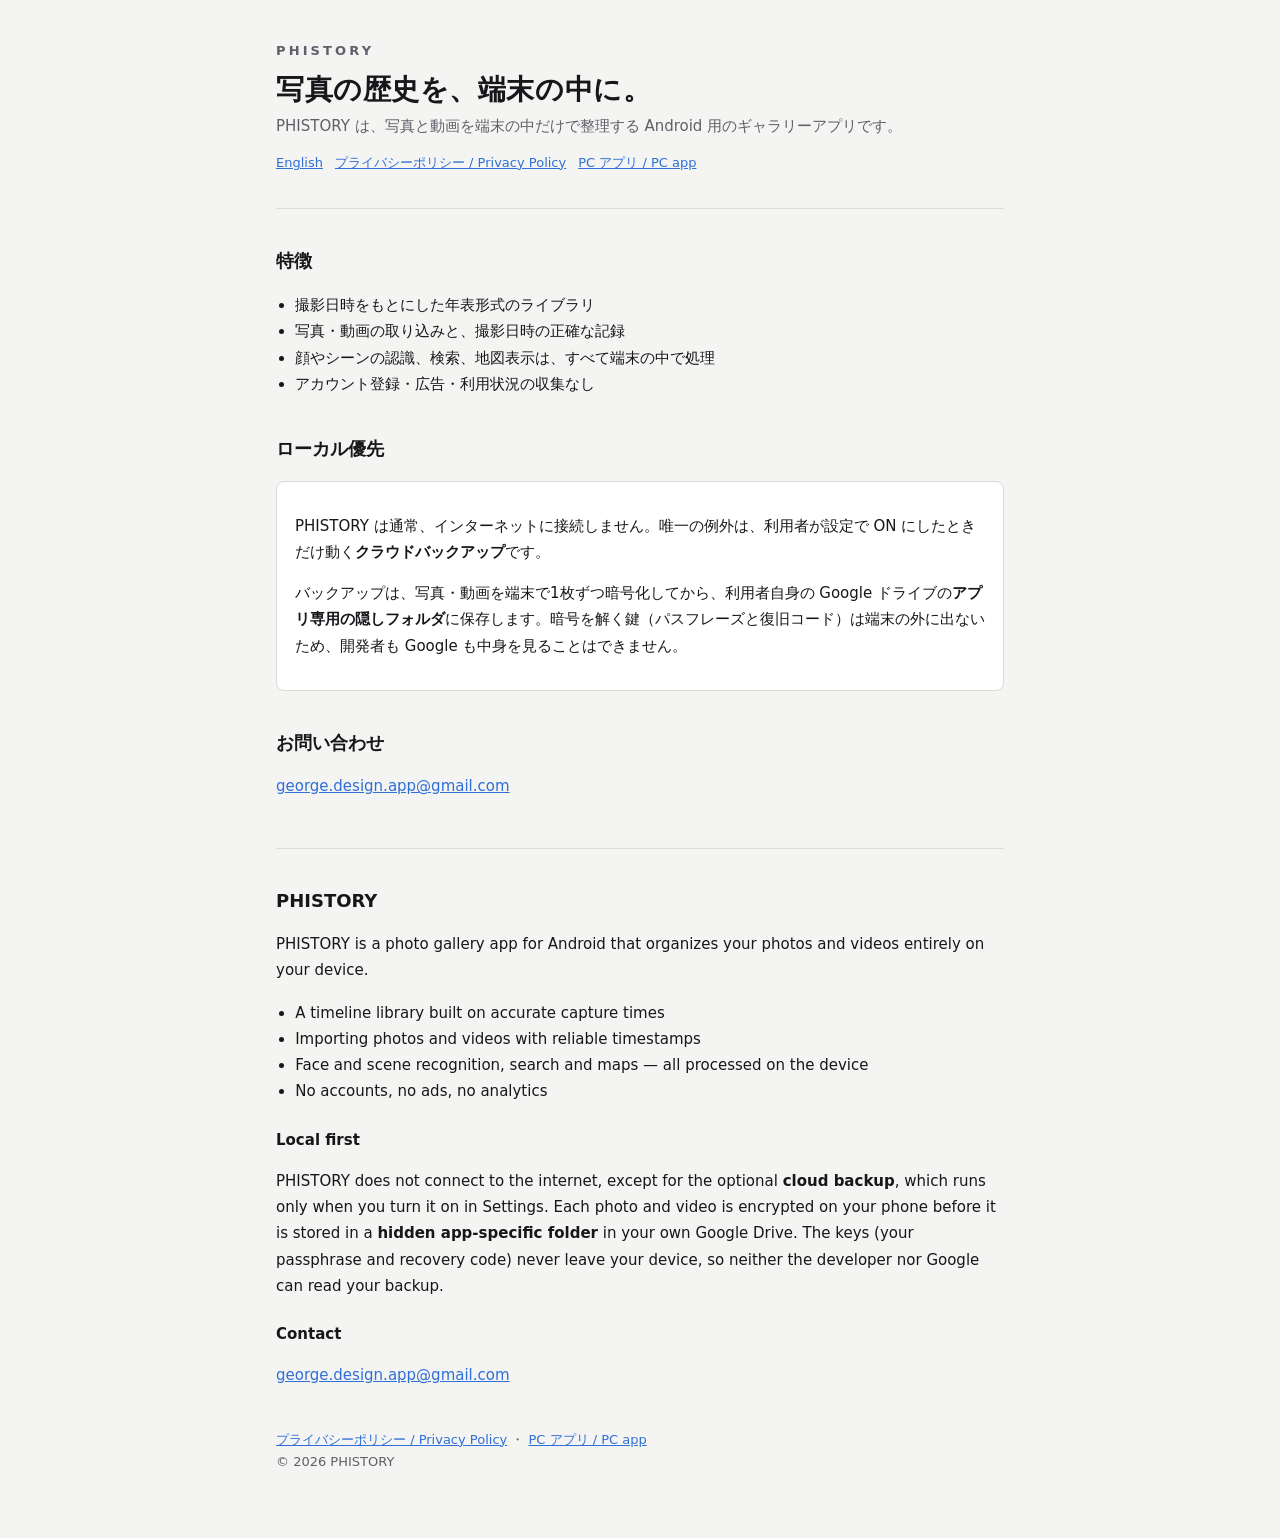
<file: index.html>
<!doctype html>
<html lang="ja">
<head>
<meta charset="utf-8">
<meta name="viewport" content="width=device-width, initial-scale=1">
<title>PHISTORY</title>
<meta name="description" content="PHISTORY — 端末の中で完結する Android 用の写真ギャラリー">
<link rel="stylesheet" href="style.css">
</head>
<body>
<main>
  <header>
    <div class="brand">PHISTORY</div>
    <h1>写真の歴史を、端末の中に。</h1>
    <p class="lead">PHISTORY は、写真と動画を端末の中だけで整理する Android 用のギャラリーアプリです。</p>
    <p class="lang"><a href="#en">English</a><a href="privacy.html">プライバシーポリシー / Privacy Policy</a><a href="pc.html">PC アプリ / PC app</a></p>
  </header>

  <h2>特徴</h2>
  <ul>
    <li>撮影日時をもとにした年表形式のライブラリ</li>
    <li>写真・動画の取り込みと、撮影日時の正確な記録</li>
    <li>顔やシーンの認識、検索、地図表示は、すべて端末の中で処理</li>
    <li>アカウント登録・広告・利用状況の収集なし</li>
  </ul>

  <h2>ローカル優先</h2>
  <div class="card">
    <p>PHISTORY は通常、インターネットに接続しません。唯一の例外は、利用者が設定で ON にしたときだけ動く<strong>クラウドバックアップ</strong>です。</p>
    <p>バックアップは、写真・動画を端末で1枚ずつ暗号化してから、利用者自身の Google ドライブの<strong>アプリ専用の隠しフォルダ</strong>に保存します。暗号を解く鍵（パスフレーズと復旧コード）は端末の外に出ないため、開発者も Google も中身を見ることはできません。</p>
  </div>

  <h2>お問い合わせ</h2>
  <p><a href="mailto:george.design.app@gmail.com">george.design.app@gmail.com</a></p>

  <hr id="en">

  <h2>PHISTORY</h2>
  <p>PHISTORY is a photo gallery app for Android that organizes your photos and videos entirely on your device.</p>
  <ul>
    <li>A timeline library built on accurate capture times</li>
    <li>Importing photos and videos with reliable timestamps</li>
    <li>Face and scene recognition, search and maps — all processed on the device</li>
    <li>No accounts, no ads, no analytics</li>
  </ul>
  <h3>Local first</h3>
  <p>PHISTORY does not connect to the internet, except for the optional <strong>cloud backup</strong>, which runs only when you turn it on in Settings. Each photo and video is encrypted on your phone before it is stored in a <strong>hidden app-specific folder</strong> in your own Google Drive. The keys (your passphrase and recovery code) never leave your device, so neither the developer nor Google can read your backup.</p>
  <h3>Contact</h3>
  <p><a href="mailto:george.design.app@gmail.com">george.design.app@gmail.com</a></p>

  <footer>
    <a href="privacy.html">プライバシーポリシー / Privacy Policy</a> ・ <a href="pc.html">PC アプリ / PC app</a><br>
    © 2026 PHISTORY
  </footer>
</main>
</body>
</html>
</file>
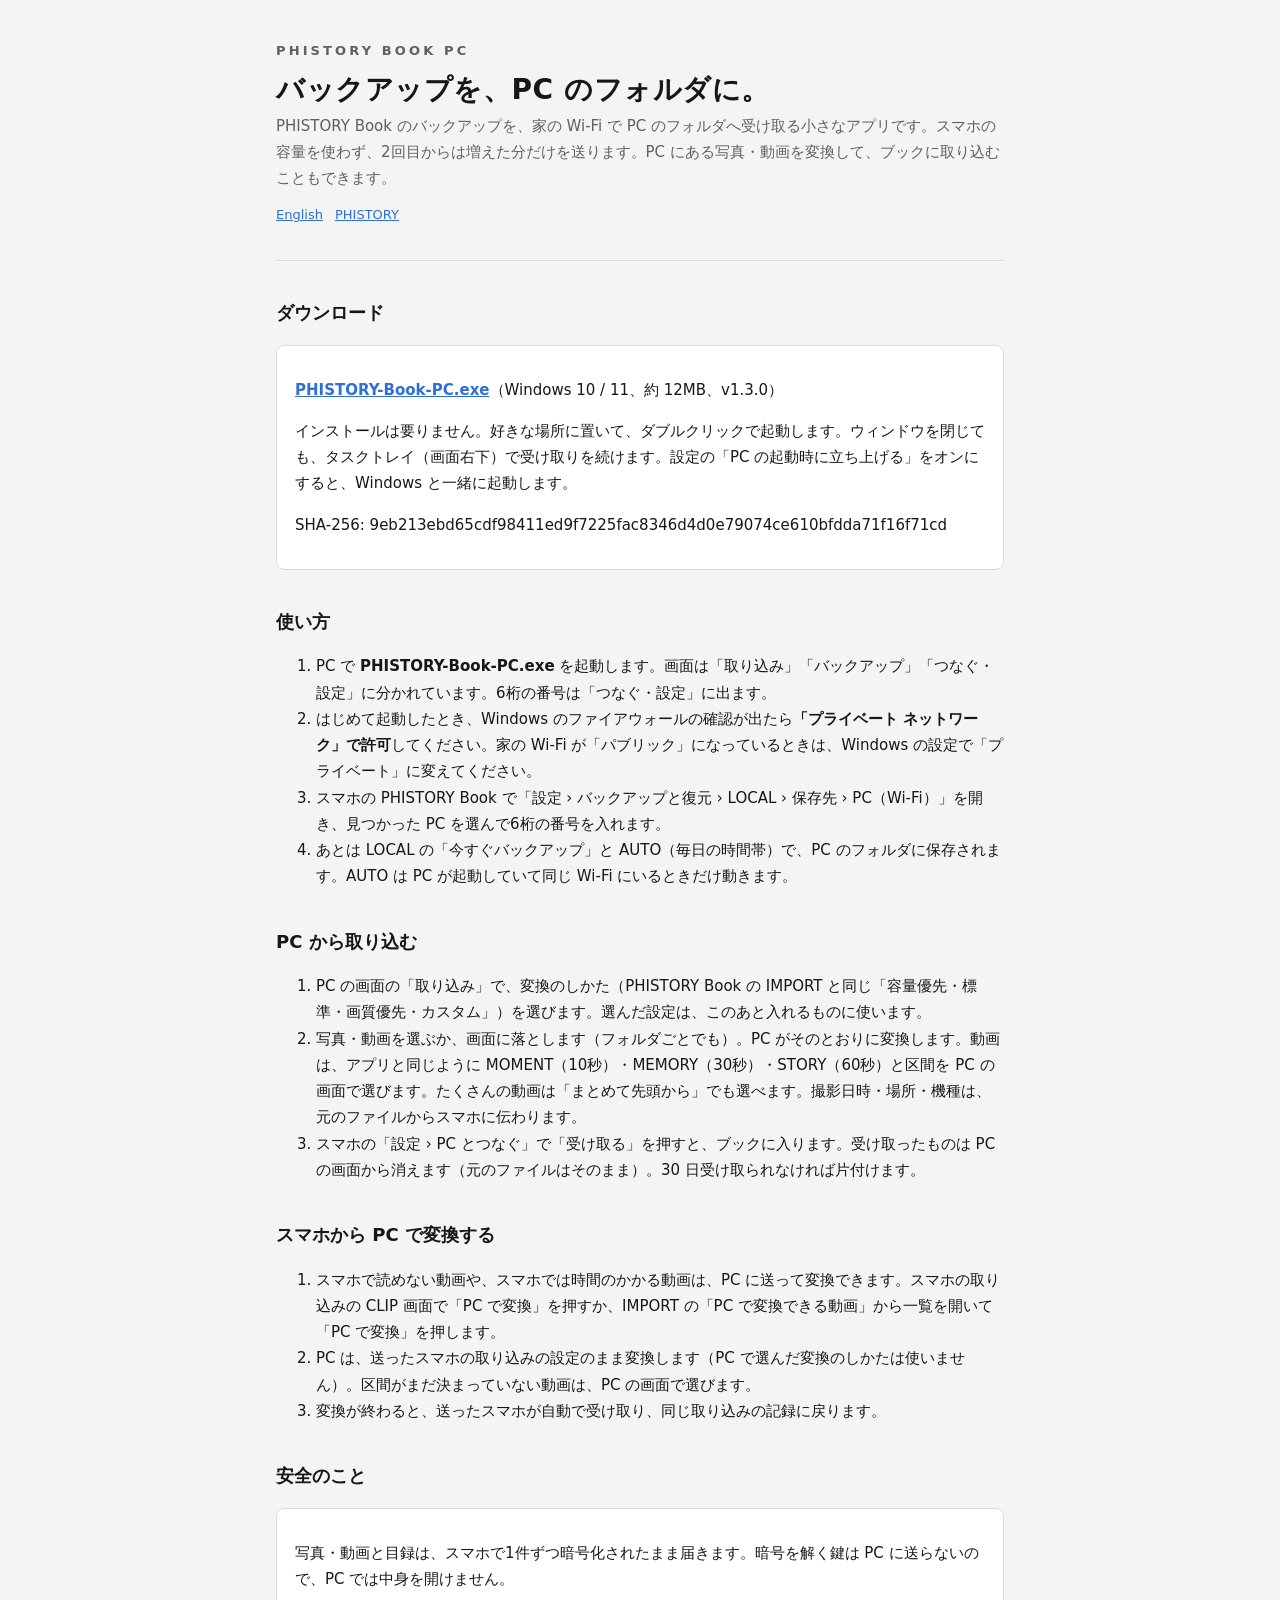
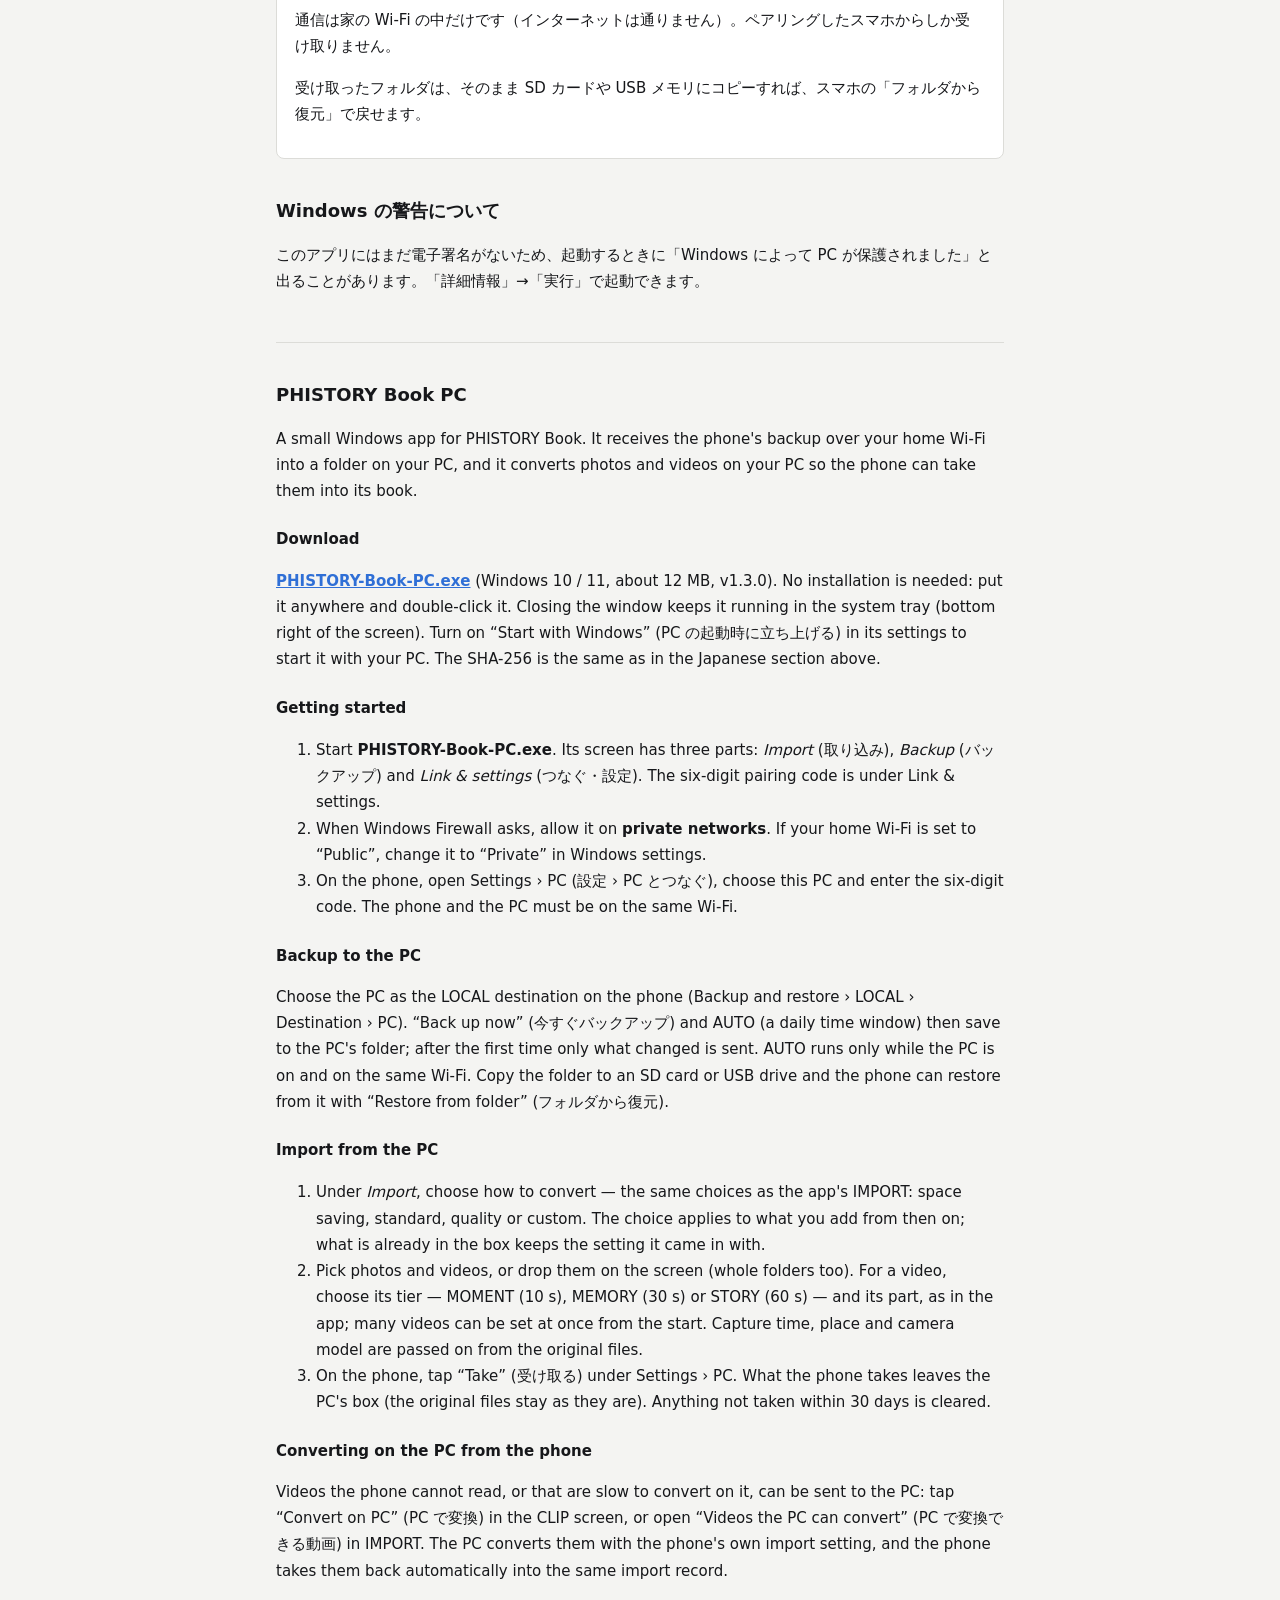
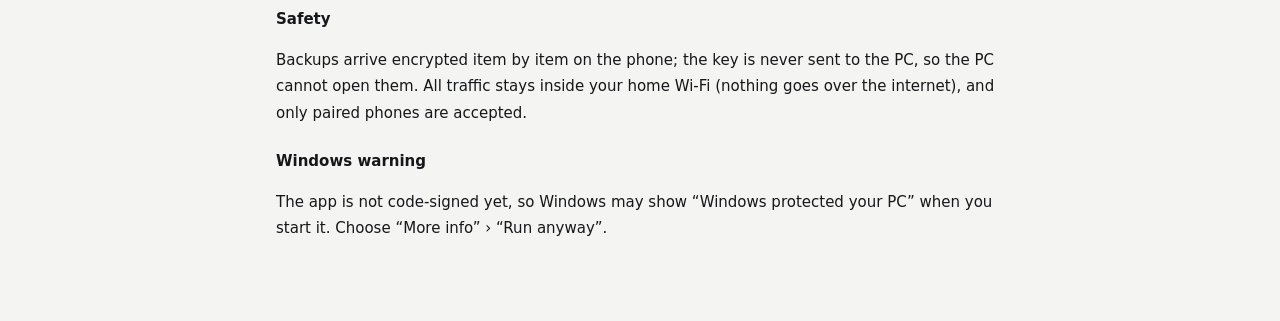
<file: pc.html>
<!doctype html>
<html lang="ja">
<head>
<meta charset="utf-8">
<meta name="viewport" content="width=device-width, initial-scale=1">
<title>PHISTORY Book PC</title>
<meta name="description" content="PHISTORY Book のバックアップを家の Wi-Fi で PC に受け取り、PC の写真・動画をブックに取り込むアプリ">
<link rel="stylesheet" href="style.css">
</head>
<body>
<main>
  <header>
    <div class="brand">PHISTORY BOOK PC</div>
    <h1>バックアップを、PC のフォルダに。</h1>
    <p class="lead">PHISTORY Book のバックアップを、家の Wi-Fi で PC のフォルダへ受け取る小さなアプリです。スマホの容量を使わず、2回目からは増えた分だけを送ります。PC にある写真・動画を変換して、ブックに取り込むこともできます。</p>
    <p class="lang"><a href="#en">English</a><a href="index.html">PHISTORY</a></p>
  </header>

  <h2>ダウンロード</h2>
  <div class="card">
    <p><a href="download/PHISTORY-Book-PC.exe"><strong>PHISTORY-Book-PC.exe</strong></a>（Windows 10 / 11、約 12MB、v1.3.0）</p>
    <p>インストールは要りません。好きな場所に置いて、ダブルクリックで起動します。ウィンドウを閉じても、タスクトレイ（画面右下）で受け取りを続けます。設定の「PC の起動時に立ち上げる」をオンにすると、Windows と一緒に起動します。</p>
    <p class="small">SHA-256: 9eb213ebd65cdf98411ed9f7225fac8346d4d0e79074ce610bfdda71f16f71cd</p>
  </div>

  <h2>使い方</h2>
  <ol>
    <li>PC で <strong>PHISTORY-Book-PC.exe</strong> を起動します。画面は「取り込み」「バックアップ」「つなぐ・設定」に分かれています。6桁の番号は「つなぐ・設定」に出ます。</li>
    <li>はじめて起動したとき、Windows のファイアウォールの確認が出たら<strong>「プライベート ネットワーク」で許可</strong>してください。家の Wi-Fi が「パブリック」になっているときは、Windows の設定で「プライベート」に変えてください。</li>
    <li>スマホの PHISTORY Book で「設定 › バックアップと復元 › LOCAL › 保存先 › PC（Wi-Fi）」を開き、見つかった PC を選んで6桁の番号を入れます。</li>
    <li>あとは LOCAL の「今すぐバックアップ」と AUTO（毎日の時間帯）で、PC のフォルダに保存されます。AUTO は PC が起動していて同じ Wi-Fi にいるときだけ動きます。</li>
  </ol>

  <h2>PC から取り込む</h2>
  <ol>
    <li>PC の画面の「取り込み」で、変換のしかた（PHISTORY Book の IMPORT と同じ「容量優先・標準・画質優先・カスタム」）を選びます。選んだ設定は、このあと入れるものに使います。</li>
    <li>写真・動画を選ぶか、画面に落とします（フォルダごとでも）。PC がそのとおりに変換します。動画は、アプリと同じように MOMENT（10秒）・MEMORY（30秒）・STORY（60秒）と区間を PC の画面で選びます。たくさんの動画は「まとめて先頭から」でも選べます。撮影日時・場所・機種は、元のファイルからスマホに伝わります。</li>
    <li>スマホの「設定 › PC とつなぐ」で「受け取る」を押すと、ブックに入ります。受け取ったものは PC の画面から消えます（元のファイルはそのまま）。30 日受け取られなければ片付けます。</li>
  </ol>

  <h2>スマホから PC で変換する</h2>
  <ol>
    <li>スマホで読めない動画や、スマホでは時間のかかる動画は、PC に送って変換できます。スマホの取り込みの CLIP 画面で「PC で変換」を押すか、IMPORT の「PC で変換できる動画」から一覧を開いて「PC で変換」を押します。</li>
    <li>PC は、送ったスマホの取り込みの設定のまま変換します（PC で選んだ変換のしかたは使いません）。区間がまだ決まっていない動画は、PC の画面で選びます。</li>
    <li>変換が終わると、送ったスマホが自動で受け取り、同じ取り込みの記録に戻ります。</li>
  </ol>

  <h2>安全のこと</h2>
  <div class="card">
    <p>写真・動画と目録は、スマホで1件ずつ暗号化されたまま届きます。暗号を解く鍵は PC に送らないので、PC では中身を開けません。</p>
    <p>通信は家の Wi-Fi の中だけです（インターネットは通りません）。ペアリングしたスマホからしか受け取りません。</p>
    <p>受け取ったフォルダは、そのまま SD カードや USB メモリにコピーすれば、スマホの「フォルダから復元」で戻せます。</p>
  </div>

  <h2>Windows の警告について</h2>
  <p>このアプリにはまだ電子署名がないため、起動するときに「Windows によって PC が保護されました」と出ることがあります。「詳細情報」→「実行」で起動できます。</p>

  <hr id="en">

  <h2>PHISTORY Book PC</h2>
  <p>A small Windows app for PHISTORY Book. It receives the phone's backup over your home Wi-Fi into a folder on your PC, and it converts photos and videos on your PC so the phone can take them into its book.</p>

  <h3>Download</h3>
  <p><a href="download/PHISTORY-Book-PC.exe"><strong>PHISTORY-Book-PC.exe</strong></a> (Windows 10 / 11, about 12 MB, v1.3.0). No installation is needed: put it anywhere and double-click it. Closing the window keeps it running in the system tray (bottom right of the screen). Turn on “Start with Windows” (PC の起動時に立ち上げる) in its settings to start it with your PC. The SHA-256 is the same as in the Japanese section above.</p>

  <h3>Getting started</h3>
  <ol>
    <li>Start <strong>PHISTORY-Book-PC.exe</strong>. Its screen has three parts: <em>Import</em> (取り込み), <em>Backup</em> (バックアップ) and <em>Link &amp; settings</em> (つなぐ・設定). The six-digit pairing code is under Link &amp; settings.</li>
    <li>When Windows Firewall asks, allow it on <strong>private networks</strong>. If your home Wi-Fi is set to “Public”, change it to “Private” in Windows settings.</li>
    <li>On the phone, open Settings › PC (設定 › PC とつなぐ), choose this PC and enter the six-digit code. The phone and the PC must be on the same Wi-Fi.</li>
  </ol>

  <h3>Backup to the PC</h3>
  <p>Choose the PC as the LOCAL destination on the phone (Backup and restore › LOCAL › Destination › PC). “Back up now” (今すぐバックアップ) and AUTO (a daily time window) then save to the PC's folder; after the first time only what changed is sent. AUTO runs only while the PC is on and on the same Wi-Fi. Copy the folder to an SD card or USB drive and the phone can restore from it with “Restore from folder” (フォルダから復元).</p>

  <h3>Import from the PC</h3>
  <ol>
    <li>Under <em>Import</em>, choose how to convert — the same choices as the app's IMPORT: space saving, standard, quality or custom. The choice applies to what you add from then on; what is already in the box keeps the setting it came in with.</li>
    <li>Pick photos and videos, or drop them on the screen (whole folders too). For a video, choose its tier — MOMENT (10 s), MEMORY (30 s) or STORY (60 s) — and its part, as in the app; many videos can be set at once from the start. Capture time, place and camera model are passed on from the original files.</li>
    <li>On the phone, tap “Take” (受け取る) under Settings › PC. What the phone takes leaves the PC's box (the original files stay as they are). Anything not taken within 30 days is cleared.</li>
  </ol>

  <h3>Converting on the PC from the phone</h3>
  <p>Videos the phone cannot read, or that are slow to convert on it, can be sent to the PC: tap “Convert on PC” (PC で変換) in the CLIP screen, or open “Videos the PC can convert” (PC で変換できる動画) in IMPORT. The PC converts them with the phone's own import setting, and the phone takes them back automatically into the same import record.</p>

  <h3>Safety</h3>
  <p>Backups arrive encrypted item by item on the phone; the key is never sent to the PC, so the PC cannot open them. All traffic stays inside your home Wi-Fi (nothing goes over the internet), and only paired phones are accepted.</p>

  <h3>Windows warning</h3>
  <p>The app is not code-signed yet, so Windows may show “Windows protected your PC” when you start it. Choose “More info” › “Run anyway”.</p>
</main>
</body>
</html>
</file>
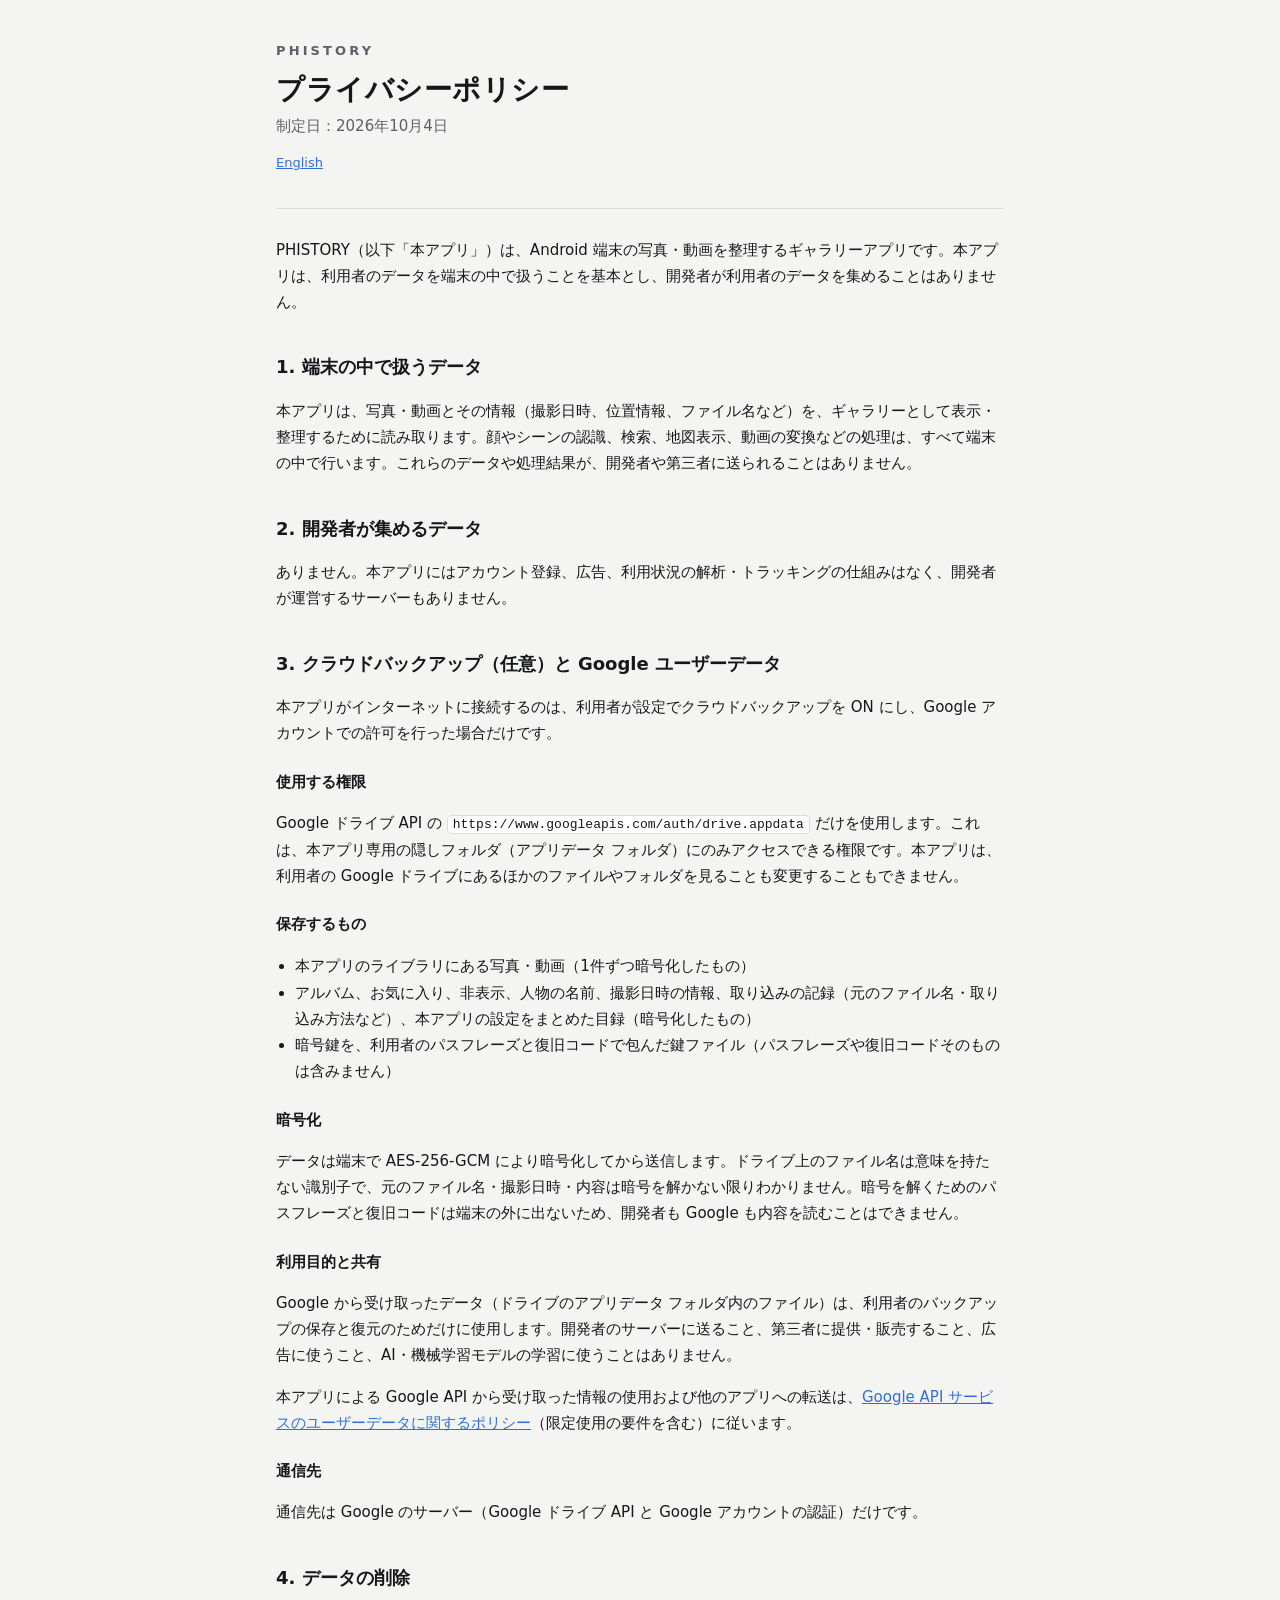
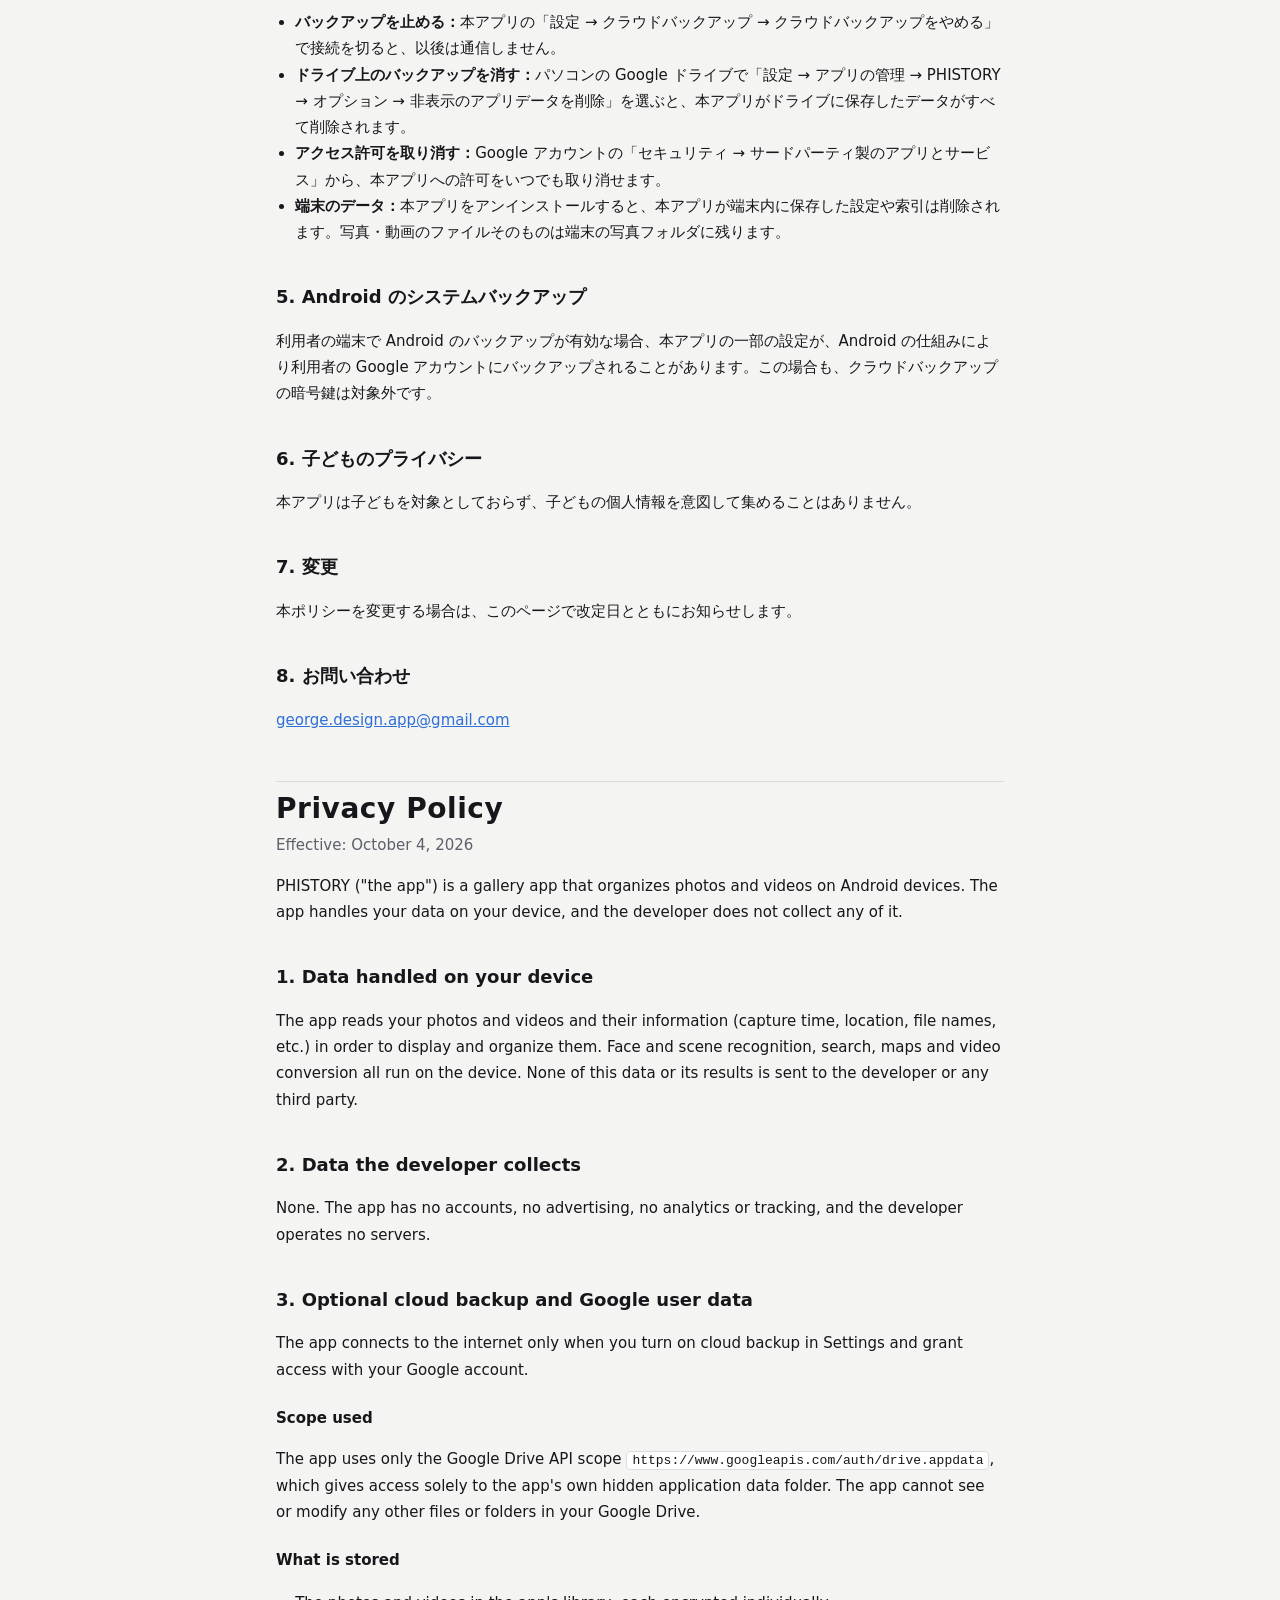
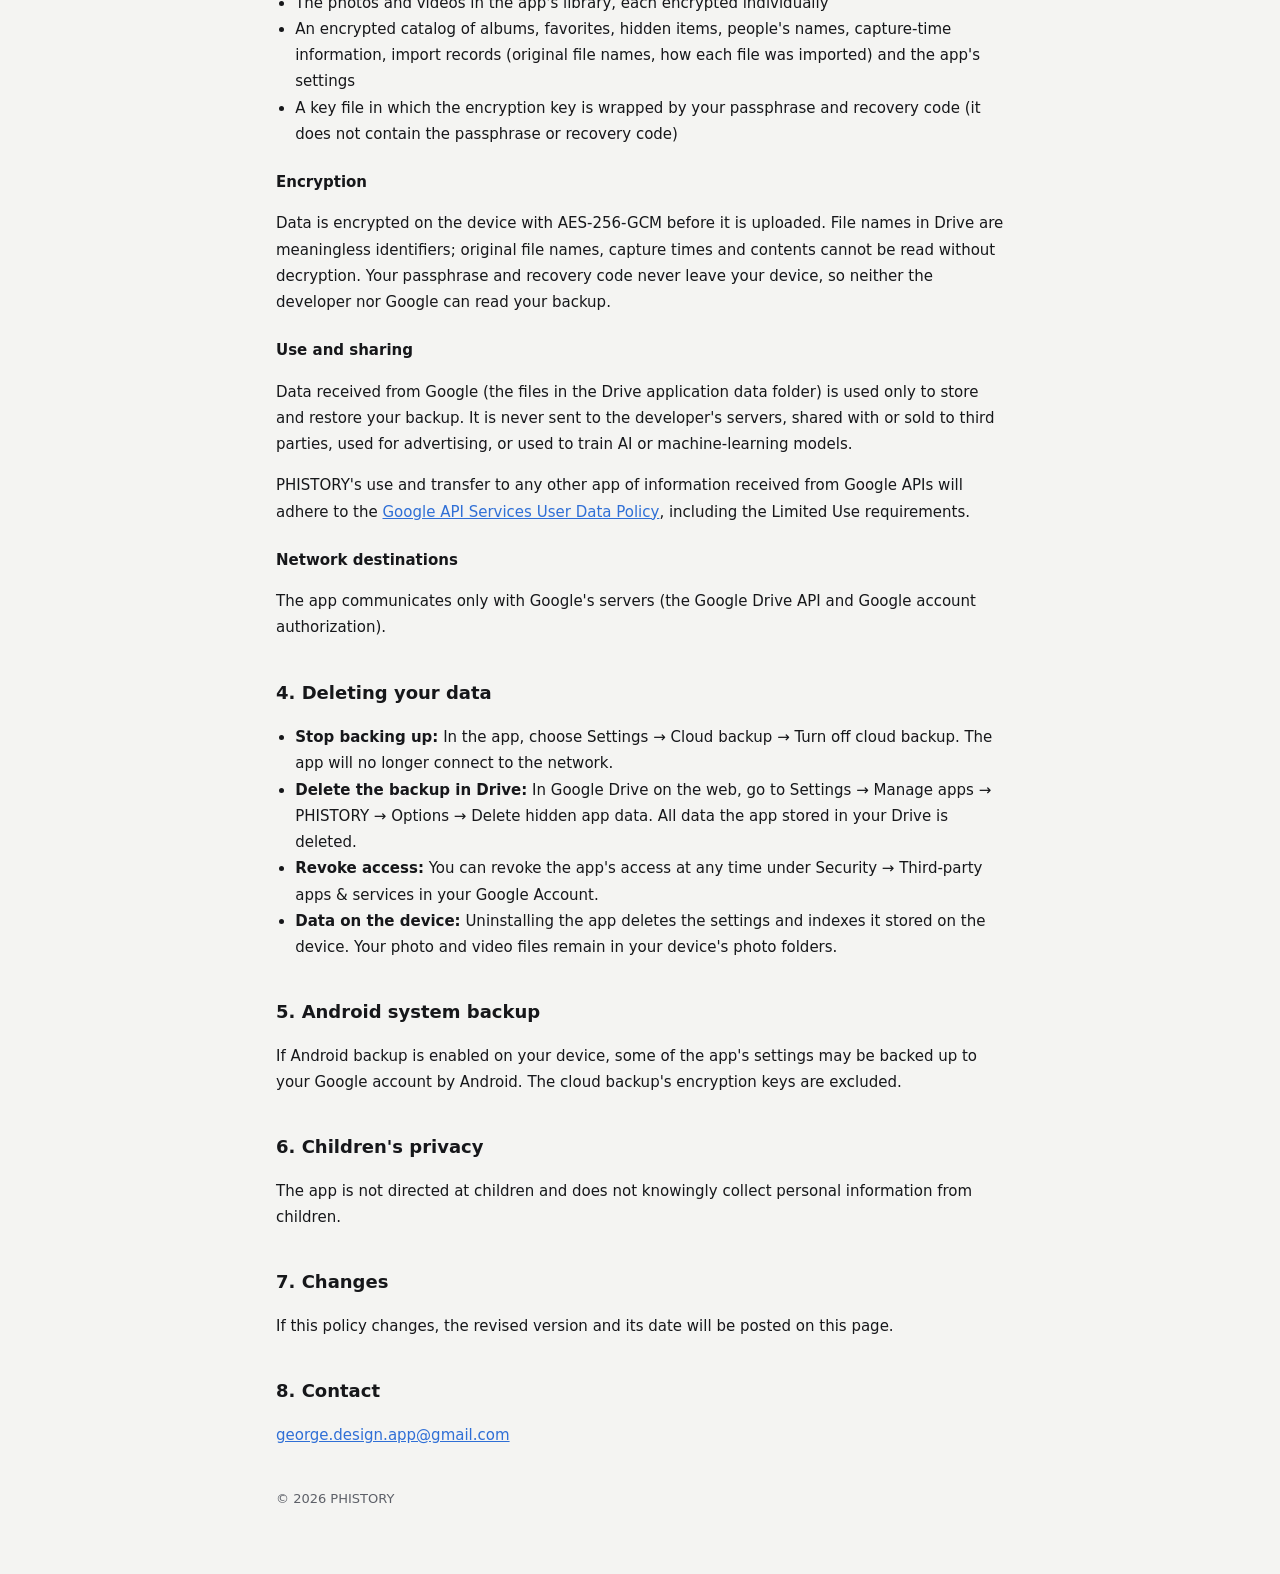
<file: privacy.html>
<!doctype html>
<html lang="ja">
<head>
<meta charset="utf-8">
<meta name="viewport" content="width=device-width, initial-scale=1">
<title>PHISTORY Privacy Policy</title>
<meta name="description" content="PHISTORY のプライバシーポリシー / Privacy Policy">
<link rel="stylesheet" href="style.css">
</head>
<body>
<main>
  <header>
    <div class="brand"><a href="./" style="color:inherit;text-decoration:none">PHISTORY</a></div>
    <h1>プライバシーポリシー</h1>
    <p class="lead">制定日：2026年10月4日</p>
    <p class="lang"><a href="#en">English</a></p>
  </header>

  <p>PHISTORY（以下「本アプリ」）は、Android 端末の写真・動画を整理するギャラリーアプリです。本アプリは、利用者のデータを端末の中で扱うことを基本とし、開発者が利用者のデータを集めることはありません。</p>

  <h2>1. 端末の中で扱うデータ</h2>
  <p>本アプリは、写真・動画とその情報（撮影日時、位置情報、ファイル名など）を、ギャラリーとして表示・整理するために読み取ります。顔やシーンの認識、検索、地図表示、動画の変換などの処理は、すべて端末の中で行います。これらのデータや処理結果が、開発者や第三者に送られることはありません。</p>

  <h2>2. 開発者が集めるデータ</h2>
  <p>ありません。本アプリにはアカウント登録、広告、利用状況の解析・トラッキングの仕組みはなく、開発者が運営するサーバーもありません。</p>

  <h2>3. クラウドバックアップ（任意）と Google ユーザーデータ</h2>
  <p>本アプリがインターネットに接続するのは、利用者が設定でクラウドバックアップを ON にし、Google アカウントでの許可を行った場合だけです。</p>
  <h3>使用する権限</h3>
  <p>Google ドライブ API の <code>https://www.googleapis.com/auth/drive.appdata</code> だけを使用します。これは、本アプリ専用の隠しフォルダ（アプリデータ フォルダ）にのみアクセスできる権限です。本アプリは、利用者の Google ドライブにあるほかのファイルやフォルダを見ることも変更することもできません。</p>
  <h3>保存するもの</h3>
  <ul>
    <li>本アプリのライブラリにある写真・動画（1件ずつ暗号化したもの）</li>
    <li>アルバム、お気に入り、非表示、人物の名前、撮影日時の情報、取り込みの記録（元のファイル名・取り込み方法など）、本アプリの設定をまとめた目録（暗号化したもの）</li>
    <li>暗号鍵を、利用者のパスフレーズと復旧コードで包んだ鍵ファイル（パスフレーズや復旧コードそのものは含みません）</li>
  </ul>
  <h3>暗号化</h3>
  <p>データは端末で AES-256-GCM により暗号化してから送信します。ドライブ上のファイル名は意味を持たない識別子で、元のファイル名・撮影日時・内容は暗号を解かない限りわかりません。暗号を解くためのパスフレーズと復旧コードは端末の外に出ないため、開発者も Google も内容を読むことはできません。</p>
  <h3>利用目的と共有</h3>
  <p>Google から受け取ったデータ（ドライブのアプリデータ フォルダ内のファイル）は、利用者のバックアップの保存と復元のためだけに使用します。開発者のサーバーに送ること、第三者に提供・販売すること、広告に使うこと、AI・機械学習モデルの学習に使うことはありません。</p>
  <p>本アプリによる Google API から受け取った情報の使用および他のアプリへの転送は、<a href="https://developers.google.com/terms/api-services-user-data-policy">Google API サービスのユーザーデータに関するポリシー</a>（限定使用の要件を含む）に従います。</p>
  <h3>通信先</h3>
  <p>通信先は Google のサーバー（Google ドライブ API と Google アカウントの認証）だけです。</p>

  <h2>4. データの削除</h2>
  <ul>
    <li><strong>バックアップを止める：</strong>本アプリの「設定 → クラウドバックアップ → クラウドバックアップをやめる」で接続を切ると、以後は通信しません。</li>
    <li><strong>ドライブ上のバックアップを消す：</strong>パソコンの Google ドライブで「設定 → アプリの管理 → PHISTORY → オプション → 非表示のアプリデータを削除」を選ぶと、本アプリがドライブに保存したデータがすべて削除されます。</li>
    <li><strong>アクセス許可を取り消す：</strong>Google アカウントの「セキュリティ → サードパーティ製のアプリとサービス」から、本アプリへの許可をいつでも取り消せます。</li>
    <li><strong>端末のデータ：</strong>本アプリをアンインストールすると、本アプリが端末内に保存した設定や索引は削除されます。写真・動画のファイルそのものは端末の写真フォルダに残ります。</li>
  </ul>

  <h2>5. Android のシステムバックアップ</h2>
  <p>利用者の端末で Android のバックアップが有効な場合、本アプリの一部の設定が、Android の仕組みにより利用者の Google アカウントにバックアップされることがあります。この場合も、クラウドバックアップの暗号鍵は対象外です。</p>

  <h2>6. 子どものプライバシー</h2>
  <p>本アプリは子どもを対象としておらず、子どもの個人情報を意図して集めることはありません。</p>

  <h2>7. 変更</h2>
  <p>本ポリシーを変更する場合は、このページで改定日とともにお知らせします。</p>

  <h2>8. お問い合わせ</h2>
  <p><a href="mailto:george.design.app@gmail.com">george.design.app@gmail.com</a></p>

  <hr id="en">

  <h1>Privacy Policy</h1>
  <p class="lead">Effective: October 4, 2026</p>

  <p>PHISTORY ("the app") is a gallery app that organizes photos and videos on Android devices. The app handles your data on your device, and the developer does not collect any of it.</p>

  <h2>1. Data handled on your device</h2>
  <p>The app reads your photos and videos and their information (capture time, location, file names, etc.) in order to display and organize them. Face and scene recognition, search, maps and video conversion all run on the device. None of this data or its results is sent to the developer or any third party.</p>

  <h2>2. Data the developer collects</h2>
  <p>None. The app has no accounts, no advertising, no analytics or tracking, and the developer operates no servers.</p>

  <h2>3. Optional cloud backup and Google user data</h2>
  <p>The app connects to the internet only when you turn on cloud backup in Settings and grant access with your Google account.</p>
  <h3>Scope used</h3>
  <p>The app uses only the Google Drive API scope <code>https://www.googleapis.com/auth/drive.appdata</code>, which gives access solely to the app's own hidden application data folder. The app cannot see or modify any other files or folders in your Google Drive.</p>
  <h3>What is stored</h3>
  <ul>
    <li>The photos and videos in the app's library, each encrypted individually</li>
    <li>An encrypted catalog of albums, favorites, hidden items, people's names, capture-time information, import records (original file names, how each file was imported) and the app's settings</li>
    <li>A key file in which the encryption key is wrapped by your passphrase and recovery code (it does not contain the passphrase or recovery code)</li>
  </ul>
  <h3>Encryption</h3>
  <p>Data is encrypted on the device with AES-256-GCM before it is uploaded. File names in Drive are meaningless identifiers; original file names, capture times and contents cannot be read without decryption. Your passphrase and recovery code never leave your device, so neither the developer nor Google can read your backup.</p>
  <h3>Use and sharing</h3>
  <p>Data received from Google (the files in the Drive application data folder) is used only to store and restore your backup. It is never sent to the developer's servers, shared with or sold to third parties, used for advertising, or used to train AI or machine-learning models.</p>
  <p>PHISTORY's use and transfer to any other app of information received from Google APIs will adhere to the <a href="https://developers.google.com/terms/api-services-user-data-policy">Google API Services User Data Policy</a>, including the Limited Use requirements.</p>
  <h3>Network destinations</h3>
  <p>The app communicates only with Google's servers (the Google Drive API and Google account authorization).</p>

  <h2>4. Deleting your data</h2>
  <ul>
    <li><strong>Stop backing up:</strong> In the app, choose Settings → Cloud backup → Turn off cloud backup. The app will no longer connect to the network.</li>
    <li><strong>Delete the backup in Drive:</strong> In Google Drive on the web, go to Settings → Manage apps → PHISTORY → Options → Delete hidden app data. All data the app stored in your Drive is deleted.</li>
    <li><strong>Revoke access:</strong> You can revoke the app's access at any time under Security → Third-party apps &amp; services in your Google Account.</li>
    <li><strong>Data on the device:</strong> Uninstalling the app deletes the settings and indexes it stored on the device. Your photo and video files remain in your device's photo folders.</li>
  </ul>

  <h2>5. Android system backup</h2>
  <p>If Android backup is enabled on your device, some of the app's settings may be backed up to your Google account by Android. The cloud backup's encryption keys are excluded.</p>

  <h2>6. Children's privacy</h2>
  <p>The app is not directed at children and does not knowingly collect personal information from children.</p>

  <h2>7. Changes</h2>
  <p>If this policy changes, the revised version and its date will be posted on this page.</p>

  <h2>8. Contact</h2>
  <p><a href="mailto:george.design.app@gmail.com">george.design.app@gmail.com</a></p>

  <footer>© 2026 PHISTORY</footer>
</main>
</body>
</html>
</file>
<file: style.css>
:root {
  --bg: #f4f4f2;
  --surface: #ffffff;
  --line: #dcdcd8;
  --text: #16171a;
  --muted: #5d6068;
  --accent: #2f6fd6;
}
@media (prefers-color-scheme: dark) {
  :root {
    --bg: #0e0f11;
    --surface: #17181b;
    --line: #2a2c31;
    --text: #ececec;
    --muted: #9a9ea8;
    --accent: #7aa7ff;
  }
}
* { box-sizing: border-box; }
html { -webkit-text-size-adjust: 100%; }
body {
  margin: 0;
  background: var(--bg);
  color: var(--text);
  font-family: system-ui, -apple-system, "Segoe UI", "Hiragino Sans", "Noto Sans JP", sans-serif;
  line-height: 1.75;
}
main { max-width: 760px; margin: 0 auto; padding: 40px 16px 64px; }
header { border-bottom: 1px solid var(--line); padding-bottom: 20px; margin-bottom: 28px; }
.brand { font-size: 13px; letter-spacing: 0.24em; font-weight: 700; color: var(--muted); }
h1 { font-size: 28px; line-height: 1.35; margin: 8px 0 4px; letter-spacing: 0.02em; }
h2 { font-size: 18px; margin: 36px 0 8px; }
h3 { font-size: 15px; margin: 22px 0 4px; }
p, li { font-size: 15px; }
ul { padding-left: 1.2em; }
a { color: var(--accent); }
.lead { color: var(--muted); margin: 0; }
.card {
  background: var(--surface);
  border: 1px solid var(--line);
  border-radius: 8px;
  padding: 16px 18px;
  margin: 16px 0;
}
.lang { font-size: 13px; color: var(--muted); }
.lang a { margin-right: 12px; }
hr { border: 0; border-top: 1px solid var(--line); margin: 48px 0 8px; }
footer { color: var(--muted); font-size: 13px; margin-top: 40px; }
code { font-size: 13px; background: var(--surface); border: 1px solid var(--line); border-radius: 4px; padding: 1px 5px; word-break: break-all; }
</file>
